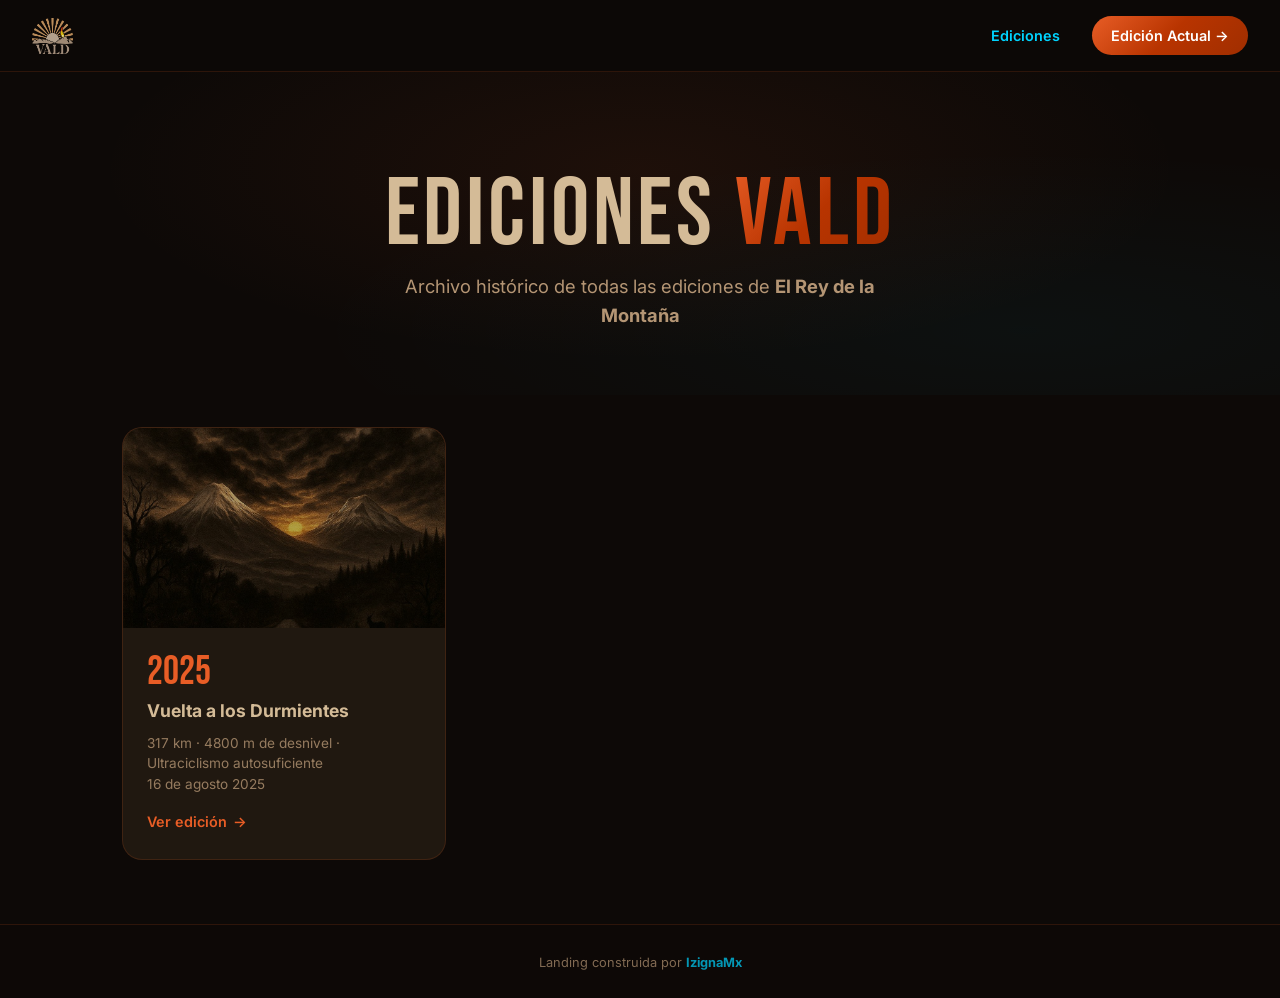
<file: ediciones/index.html>
<!DOCTYPE html>
<html lang="es-MX">
<head>
  <meta charset="utf-8">
  <meta name="viewport" content="width=device-width, initial-scale=1">
  <title>VALD — Ediciones Anteriores</title>
  <meta name="description" content="Archivo histórico de todas las ediciones de VALD — El Rey de la Montaña. Ciclismo de montaña en México.">
  <meta name="robots" content="index, follow">
  <meta name="language" content="es-MX">
  <link rel="preconnect" href="https://fonts.googleapis.com">
  <link rel="preconnect" href="https://fonts.gstatic.com" crossorigin>
  <link href="https://fonts.googleapis.com/css2?family=Bebas+Neue&family=Permanent+Marker&family=Inter:wght@400;600;700&display=swap" rel="stylesheet">
  <link rel="icon" type="image/png" href="/favicon-96x96.png" sizes="96x96" />
  <link rel="icon" type="image/svg+xml" href="/favicon.svg" />
  <link rel="shortcut icon" href="/favicon.ico" />
  <link rel="apple-touch-icon" sizes="180x180" href="/apple-touch-icon.png" />
  <link rel="canonical" href="https://vald.izignamx.com/ediciones/" />
  <meta property="og:title" content="VALD — Ediciones Anteriores">
  <meta property="og:description" content="Archivo histórico de todas las ediciones de VALD — El Rey de la Montaña.">
  <meta property="og:image" content="https://vald.izignamx.com/vald.jpg">
  <meta property="og:type" content="website">
  <meta name="theme-color" content="#120B03">
  <style>
    /* ============================================
       VALD Editions Index
       ============================================ */
    :root {
      --bg: #0D0907;
      --bg-card: rgba(42, 32, 20, 0.7);
      --parchment: #F5E6C8;
      --fire-orange: #E85D26;
      --fire-red: #C0392B;
      --terracotta: #A0522D;
      --sun-gold: #FFD700;
      --text-light: #D4BB97;
      --text-muted: #B49574;
      --accent: #00D4FF;
      --gradient: linear-gradient(135deg, #E85D26 0%, #B83400 50%, #A02E00 100%);
    }

    *, *::before, *::after { box-sizing: border-box; }
    html { scroll-behavior: smooth; }

    body {
      margin: 0;
      font-family: 'Inter', system-ui, -apple-system, sans-serif;
      background: var(--bg);
      color: var(--text-muted);
      line-height: 1.6;
      font-size: clamp(16px, 1.2vw, 18px);
      -webkit-font-smoothing: antialiased;
      min-height: 100vh;
      display: flex;
      flex-direction: column;
    }

    a { color: var(--fire-orange); text-underline-offset: 3px; transition: color 0.3s ease; }
    a:hover { color: var(--accent); }
    img { max-width: 100%; height: auto; display: block; }

    /* --- Header --- */
    .top-bar {
      display: flex;
      align-items: center;
      justify-content: space-between;
      padding: 1rem 2rem;
      background: rgba(13, 9, 7, 0.9);
      backdrop-filter: blur(12px);
      border-bottom: 1px solid rgba(232, 93, 38, 0.15);
      position: sticky;
      top: 0;
      z-index: 100;
    }
    .top-bar-logo {
      height: 36px;
      width: auto;
      filter: brightness(0.85);
      transition: filter 0.3s ease;
    }
    .top-bar-logo:hover { filter: brightness(1.1); }
    .top-bar-nav { display: flex; gap: 1rem; align-items: center; }
    .top-bar-nav a {
      text-decoration: none;
      font-weight: 600;
      font-size: 0.9rem;
      padding: 0.5rem 1rem;
      border-radius: 8px;
      transition: all 0.3s ease;
    }
    .top-bar-nav a:hover {
      background: rgba(232, 93, 38, 0.1);
    }
    .top-bar-nav .btn-current {
      background: var(--gradient);
      color: #fff;
      border-radius: 20px;
      padding: 0.5rem 1.2rem;
    }
    .top-bar-nav .btn-current:hover {
      transform: translateY(-1px);
      box-shadow: 0 4px 15px rgba(232, 93, 38, 0.3);
    }

    /* --- Hero --- */
    .hero {
      text-align: center;
      padding: 6rem 2rem 4rem;
      background:
        radial-gradient(ellipse at 50% 30%, rgba(232, 93, 38, 0.08) 0%, transparent 60%),
        radial-gradient(ellipse at 80% 80%, rgba(0, 212, 255, 0.04) 0%, transparent 50%);
    }
    .hero h1 {
      font-family: 'Bebas Neue', 'Arial Narrow', sans-serif;
      font-size: clamp(3rem, 8vw, 6rem);
      font-weight: 400;
      color: var(--text-light);
      margin: 0 0 0.5rem;
      letter-spacing: 0.04em;
      line-height: 1;
    }
    .hero h1 span {
      background: var(--gradient);
      -webkit-background-clip: text;
      -webkit-text-fill-color: transparent;
      background-clip: text;
    }
    .hero p {
      font-size: 1.15rem;
      max-width: 500px;
      margin: 0 auto;
      color: var(--text-muted);
    }

    /* --- Editions Grid --- */
    .editions-grid {
      flex: 1;
      max-width: 1100px;
      margin: 0 auto;
      padding: 2rem 2rem 4rem;
      width: 100%;
    }
    .editions-list {
      display: grid;
      grid-template-columns: repeat(auto-fill, minmax(320px, 1fr));
      gap: 2rem;
      list-style: none;
      margin: 0;
      padding: 0;
    }

    /* --- Edition Card --- */
    .edition-card {
      background: var(--bg-card);
      border: 1px solid rgba(232, 93, 38, 0.15);
      border-radius: 20px;
      overflow: hidden;
      transition: all 0.4s cubic-bezier(0.4, 0, 0.2, 1);
      position: relative;
    }
    .edition-card::before {
      content: '';
      position: absolute;
      top: 0;
      left: 0;
      right: 0;
      height: 3px;
      background: var(--gradient);
      transform: scaleX(0);
      transition: transform 0.3s ease;
    }
    .edition-card:hover {
      transform: translateY(-8px);
      border-color: rgba(232, 93, 38, 0.4);
      box-shadow: 0 20px 50px rgba(232, 93, 38, 0.15);
    }
    .edition-card:hover::before { transform: scaleX(1); }

    .edition-card a {
      text-decoration: none;
      color: inherit;
      display: block;
    }

    .edition-thumb {
      width: 100%;
      height: 200px;
      object-fit: cover;
      filter: brightness(0.7) saturate(0.9);
      transition: all 0.4s ease;
    }
    .edition-card:hover .edition-thumb {
      filter: brightness(0.85) saturate(1);
    }

    .edition-info {
      padding: 1.5rem;
    }
    .edition-year {
      font-family: 'Bebas Neue', 'Arial Narrow', sans-serif;
      font-size: 2.5rem;
      color: var(--fire-orange);
      line-height: 1;
      margin-bottom: 0.3rem;
    }
    .edition-name {
      font-weight: 700;
      color: var(--text-light);
      font-size: 1.1rem;
      margin-bottom: 0.5rem;
    }
    .edition-meta {
      font-size: 0.85rem;
      color: var(--text-muted);
      opacity: 0.8;
      line-height: 1.5;
    }
    .edition-cta {
      display: inline-flex;
      align-items: center;
      gap: 0.4rem;
      margin-top: 1rem;
      font-weight: 600;
      font-size: 0.9rem;
      color: var(--fire-orange);
      transition: all 0.3s ease;
    }
    .edition-cta:hover {
      color: var(--accent);
      transform: translateX(4px);
    }
    .edition-cta::after {
      content: '→';
      transition: transform 0.3s ease;
    }
    .edition-card:hover .edition-cta::after {
      transform: translateX(4px);
    }

    /* --- Empty State --- */
    .empty-state {
      text-align: center;
      padding: 4rem 2rem;
      color: var(--text-muted);
      opacity: 0.6;
      font-size: 1.1rem;
    }

    /* --- Footer --- */
    footer {
      border-top: 1px solid rgba(232, 93, 38, 0.15);
      background: rgba(13, 9, 7, 0.95);
      padding: 1.5rem 2rem;
      text-align: center;
    }
    .signature {
      font-size: 0.8rem;
      opacity: 0.7;
    }
    .signature a {
      color: var(--accent);
      text-decoration: none;
      font-weight: 600;
    }
    .signature a:hover { color: var(--fire-orange); }

    /* --- Responsive --- */
    @media (max-width: 480px) {
      .hero { padding: 4rem 1.5rem 3rem; }
      .editions-list { grid-template-columns: 1fr; }
      .top-bar { padding: 0.8rem 1rem; }
      .top-bar-nav { gap: 0.5rem; }
      .top-bar-nav a { font-size: 0.8rem; }
    }

    /* --- Animations --- */
    @media (prefers-reduced-motion: no-preference) {
      .edition-card {
        opacity: 0;
        transform: translateY(20px);
        animation: fadeInUp 0.6s ease-out forwards;
      }
      .edition-card:nth-child(1) { animation-delay: 0.1s; }
      .edition-card:nth-child(2) { animation-delay: 0.2s; }
      .edition-card:nth-child(3) { animation-delay: 0.3s; }
      .edition-card:nth-child(4) { animation-delay: 0.4s; }
      .edition-card:nth-child(5) { animation-delay: 0.5s; }

      @keyframes fadeInUp {
        from { opacity: 0; transform: translateY(20px); }
        to { opacity: 1; transform: translateY(0); }
      }
    }
    @media (prefers-reduced-motion: reduce) {
      *, *::before, *::after {
        animation-duration: 0.01ms !important;
        animation-iteration-count: 1 !important;
        transition-duration: 0.01ms !important;
      }
    }

    /* --- Scrollbar --- */
    ::-webkit-scrollbar { width: 8px; }
    ::-webkit-scrollbar-track { background: #1A1109; }
    ::-webkit-scrollbar-thumb { background: var(--gradient); border-radius: 4px; }
    ::-webkit-scrollbar-thumb:hover { background: var(--fire-red); }
  </style>
</head>
<body>

<div class="top-bar">
  <a href="/">
    <img src="/images/VALD.png" alt="Logo VALD" class="top-bar-logo">
  </a>
  <nav class="top-bar-nav">
    <a href="/ediciones/" aria-current="page" style="color: var(--accent);">Ediciones</a>
    <a href="/" class="btn-current">Edición Actual →</a>
  </nav>
</div>

<section class="hero">
  <h1>Ediciones <span>VALD</span></h1>
  <p>Archivo histórico de todas las ediciones de <strong>El Rey de la Montaña</strong></p>
</section>

<div class="editions-grid">
  <ul class="editions-list" id="editions-list">
    <!-- Editions are populated dynamically via JS below.
         To add a new edition, create a folder /ediciones/YYYY/ with an index.html.
         The script will detect it automatically. -->
  </ul>
  <div class="empty-state" id="empty-state" style="display:none;">
    No hay ediciones disponibles aún.
  </div>
</div>

<footer>
  <small class="signature">
    Landing construida por <a href="https://izignamx.com"><strong>IzignaMx</strong></a>
  </small>
</footer>

<script>
/**
 * VALD Editions Index — Dynamic Edition Discovery
 * 
 * Registry of editions. To add a new edition, add an entry here.
 * Each entry creates a card on the index page.
 * The script also tests each URL to confirm the page exists.
 */
const EDITIONS_REGISTRY = [
  {
    year: 2025,
    name: 'Vuelta a los Durmientes',
    description: '317 km · 4800 m de desnivel · Ultraciclismo autosuficiente',
    date: '16 de agosto 2025',
    thumb: '/images/valley.jpg',
    path: '/ediciones/2025/'
  }
  // Future editions: add entries here
  // {
  //   year: 2026,
  //   name: 'El Rey de la Montaña',
  //   description: 'Ciclismo de montaña',
  //   date: '06 de junio 2026',
  //   thumb: '/vald.jpg',
  //   path: '/ediciones/2026/'
  // }
];

function renderEditions() {
  const listEl = document.getElementById('editions-list');
  const emptyEl = document.getElementById('empty-state');

  if (EDITIONS_REGISTRY.length === 0) {
    emptyEl.style.display = 'block';
    return;
  }

  // Sort by year descending (newest first)
  const sorted = [...EDITIONS_REGISTRY].sort((a, b) => b.year - a.year);

  const fragment = document.createDocumentFragment();

  for (const edition of sorted) {
    const li = document.createElement('li');
    li.className = 'edition-card';
    li.innerHTML = `
      <a href="${edition.path}">
        <img class="edition-thumb"
             src="${edition.thumb}"
             alt="VALD ${edition.year}"
             loading="lazy"
             decoding="async"
             onerror="this.style.display='none'">
        <div class="edition-info">
          <div class="edition-year">${edition.year}</div>
          <div class="edition-name">${edition.name}</div>
          <div class="edition-meta">${edition.description}<br>${edition.date}</div>
          <span class="edition-cta">Ver edición</span>
        </div>
      </a>
    `;
    fragment.appendChild(li);
  }

  listEl.appendChild(fragment);
}

renderEditions();
</script>

</body>
</html>
</file>
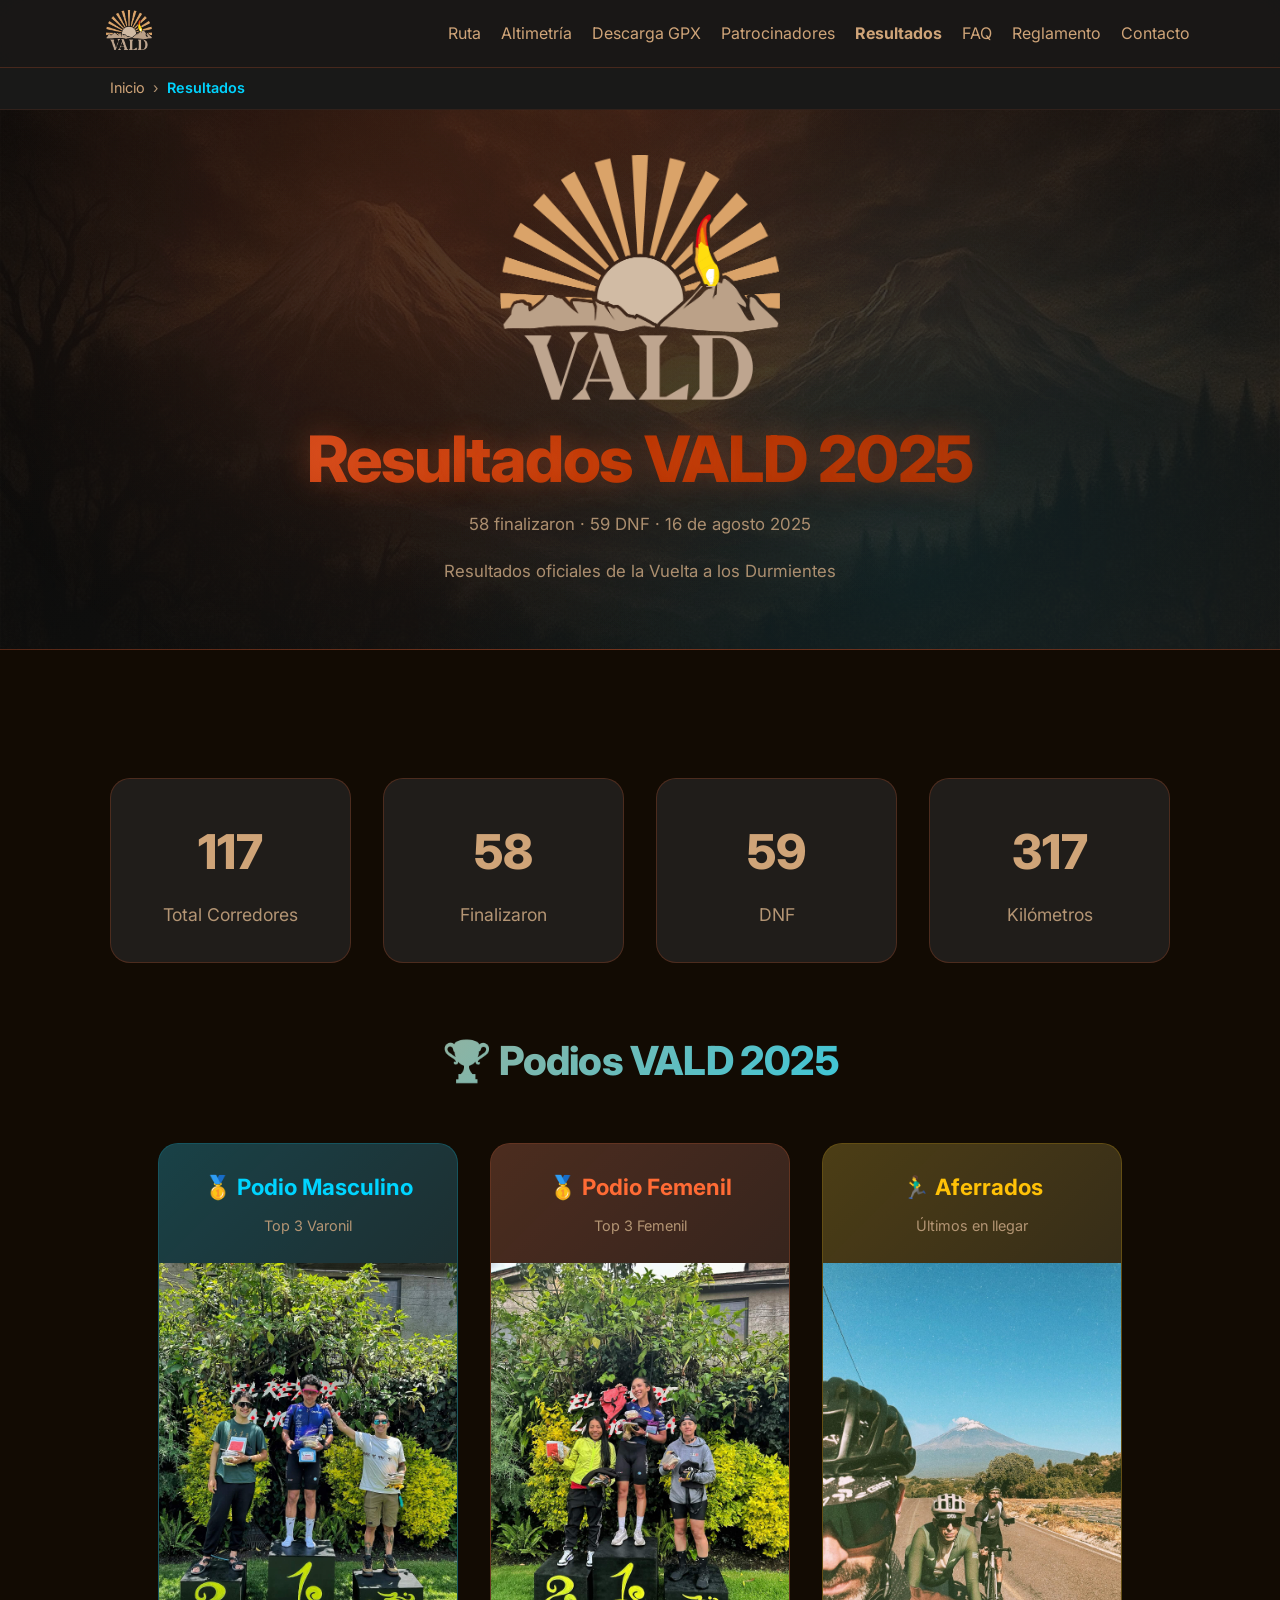
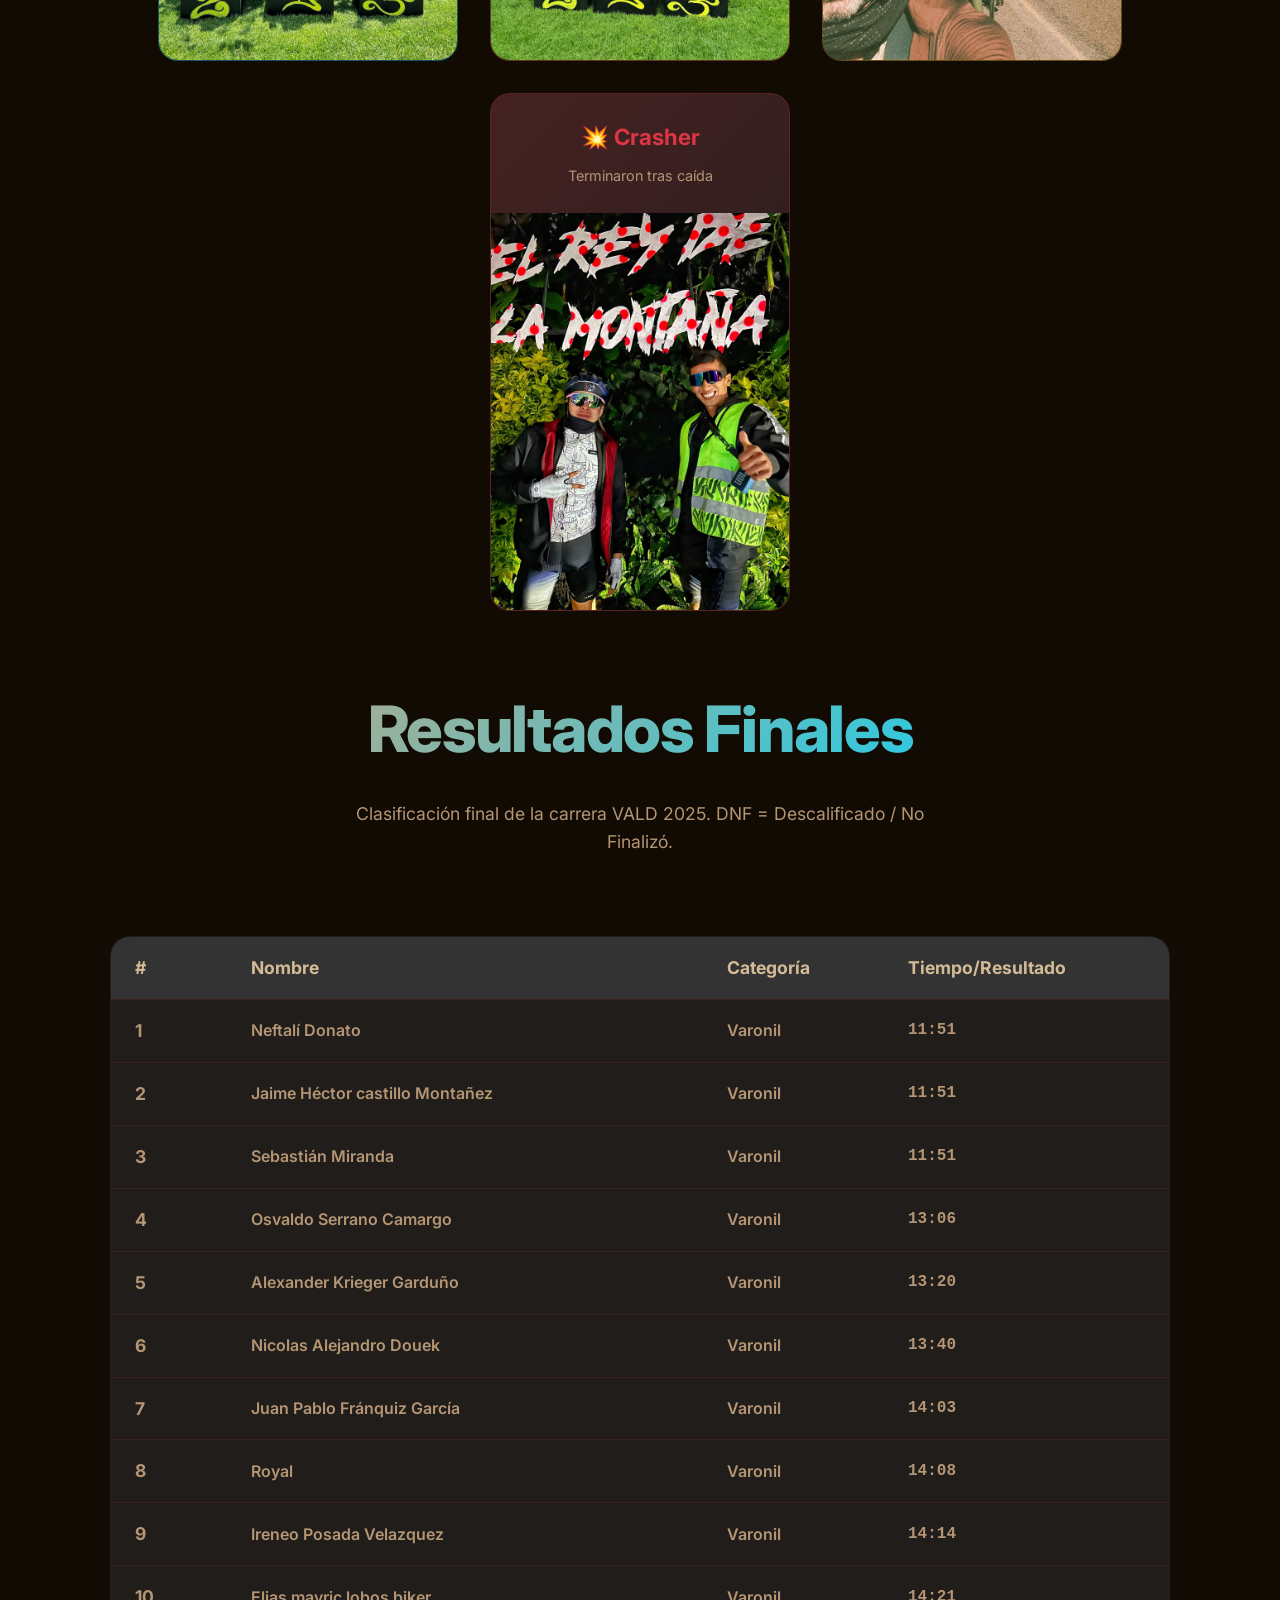
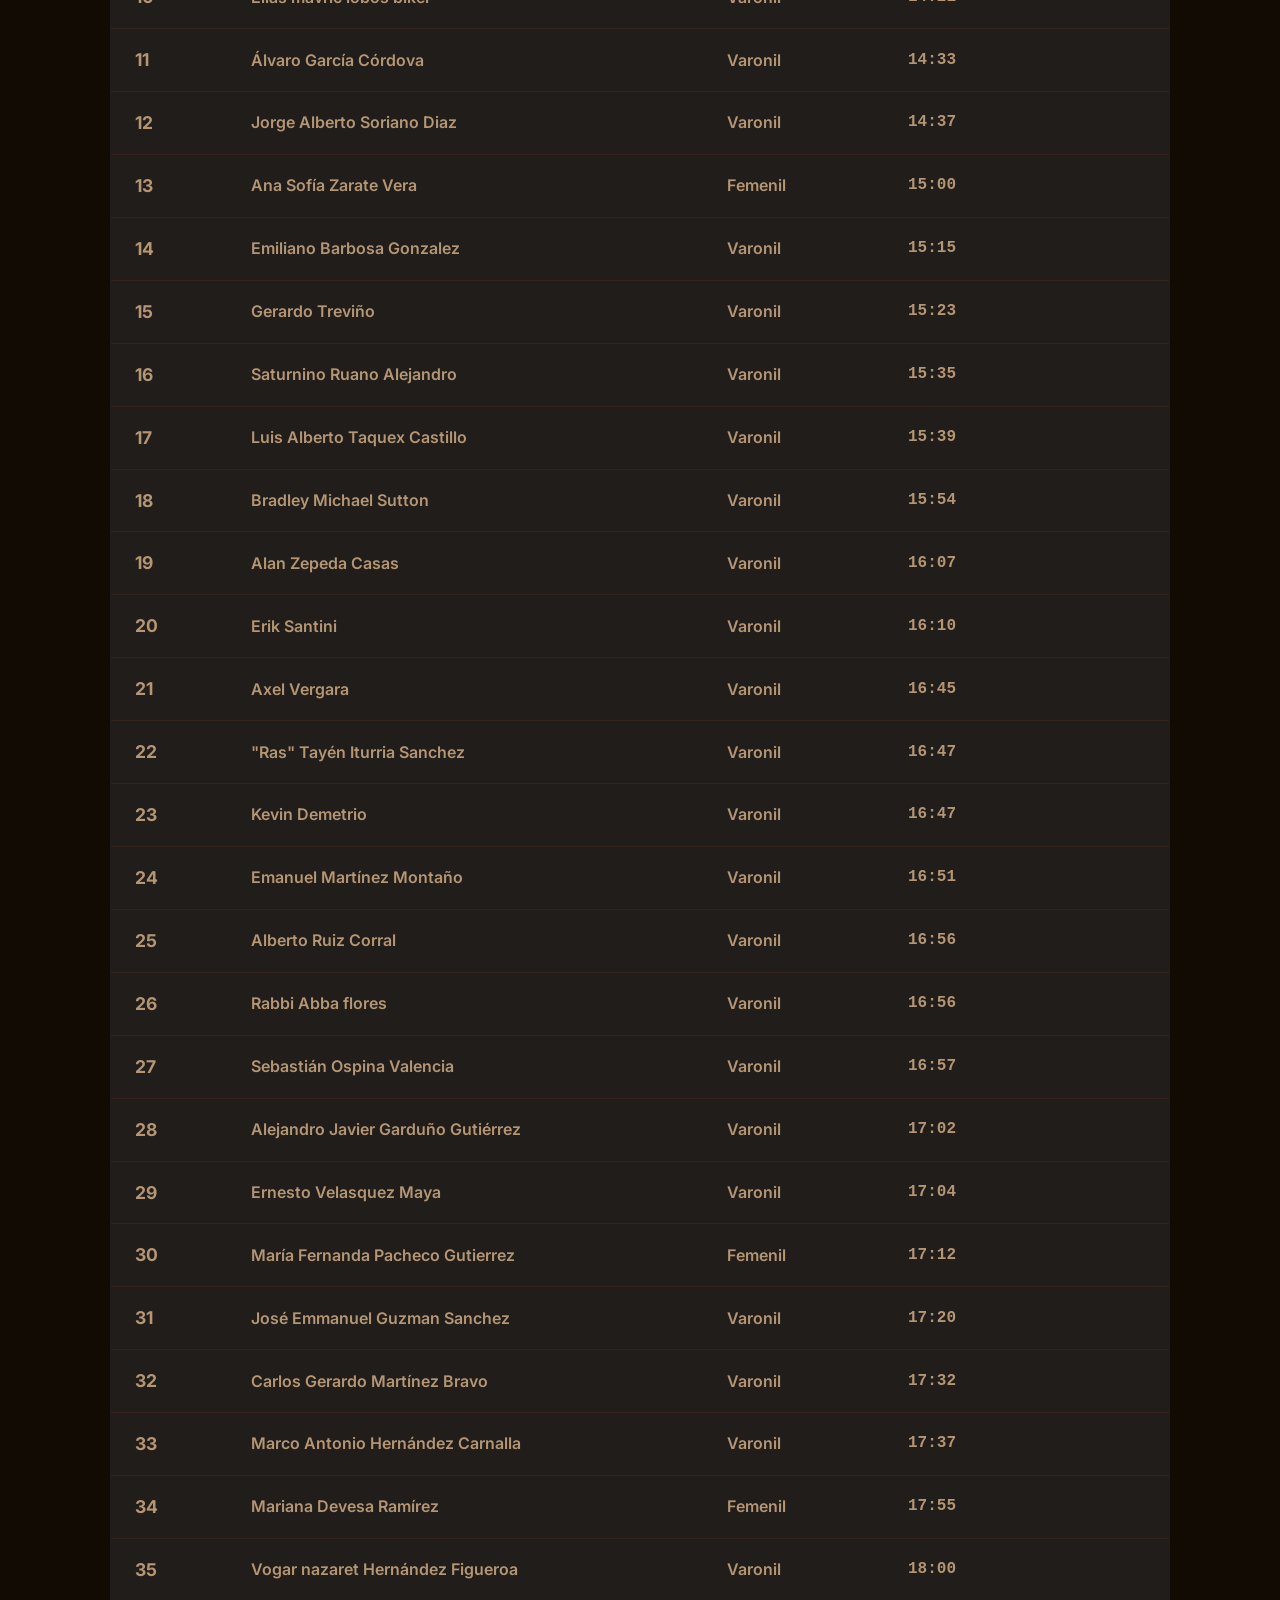
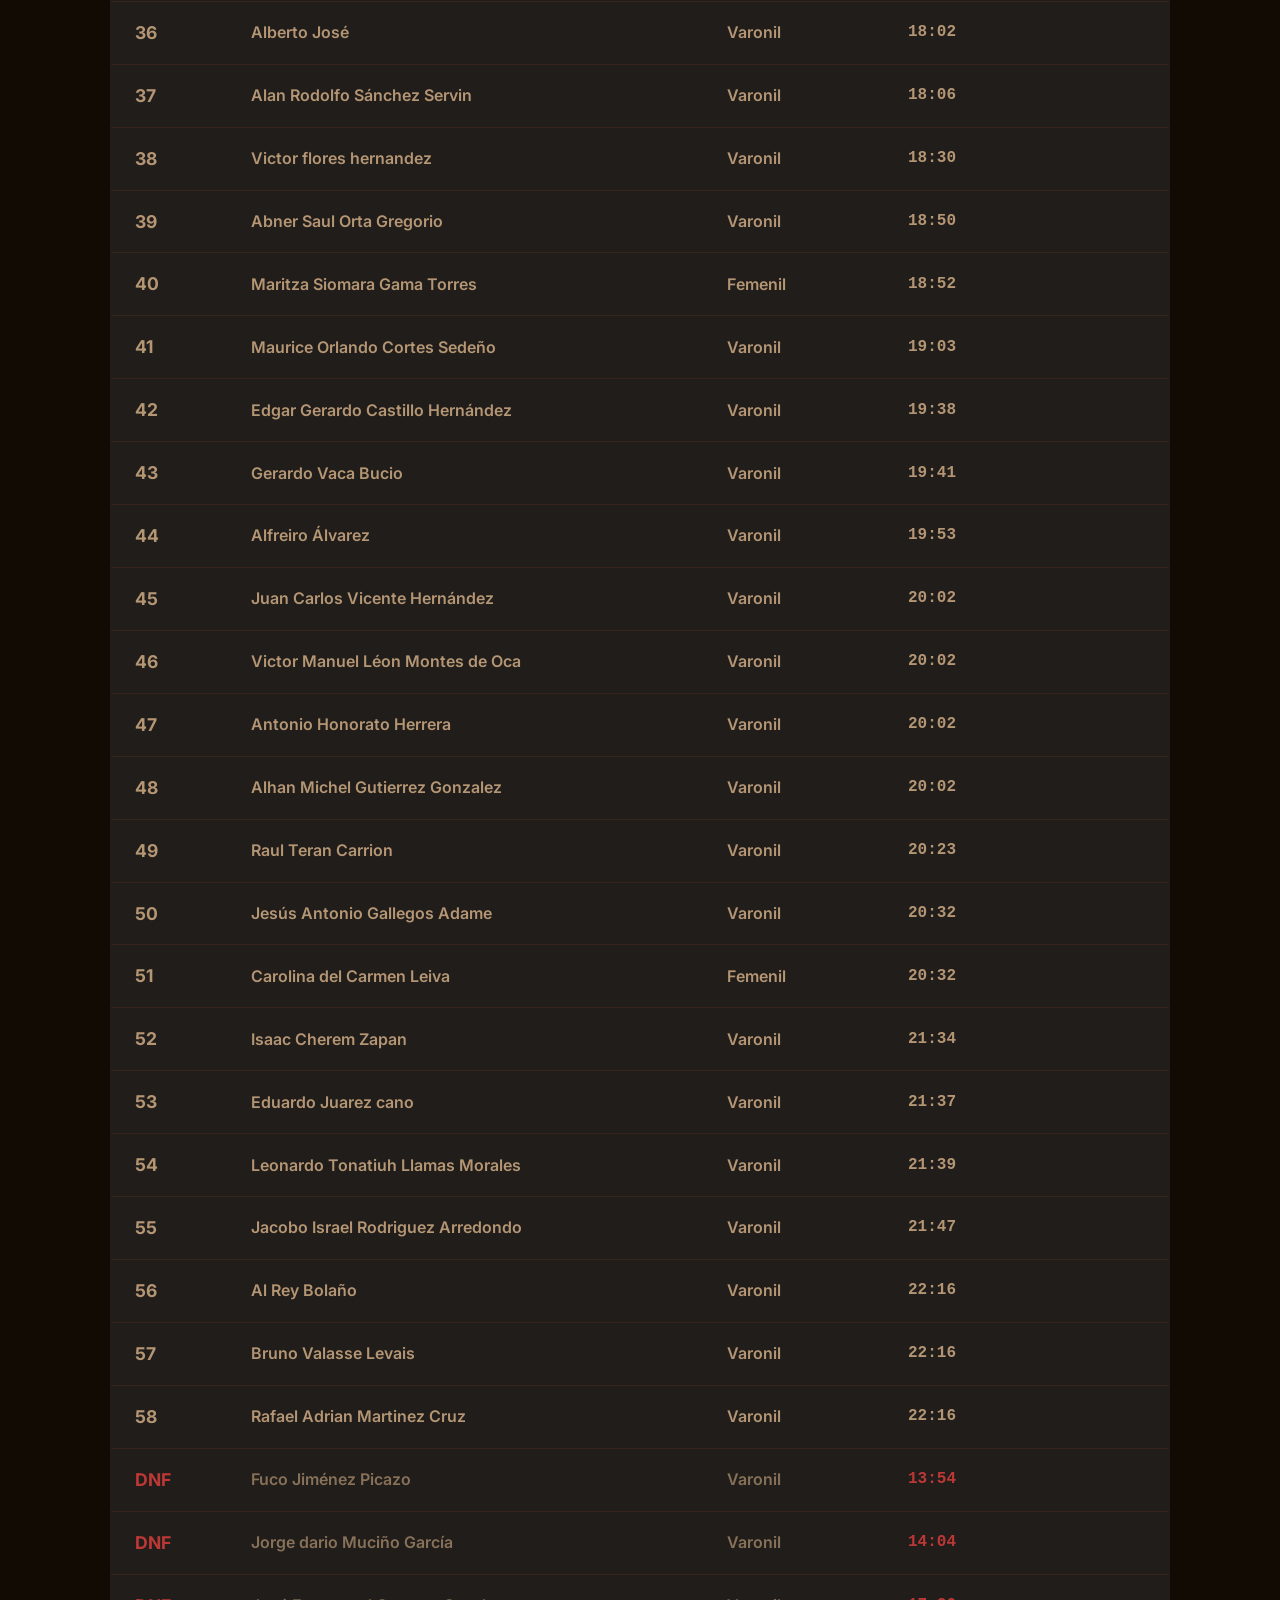
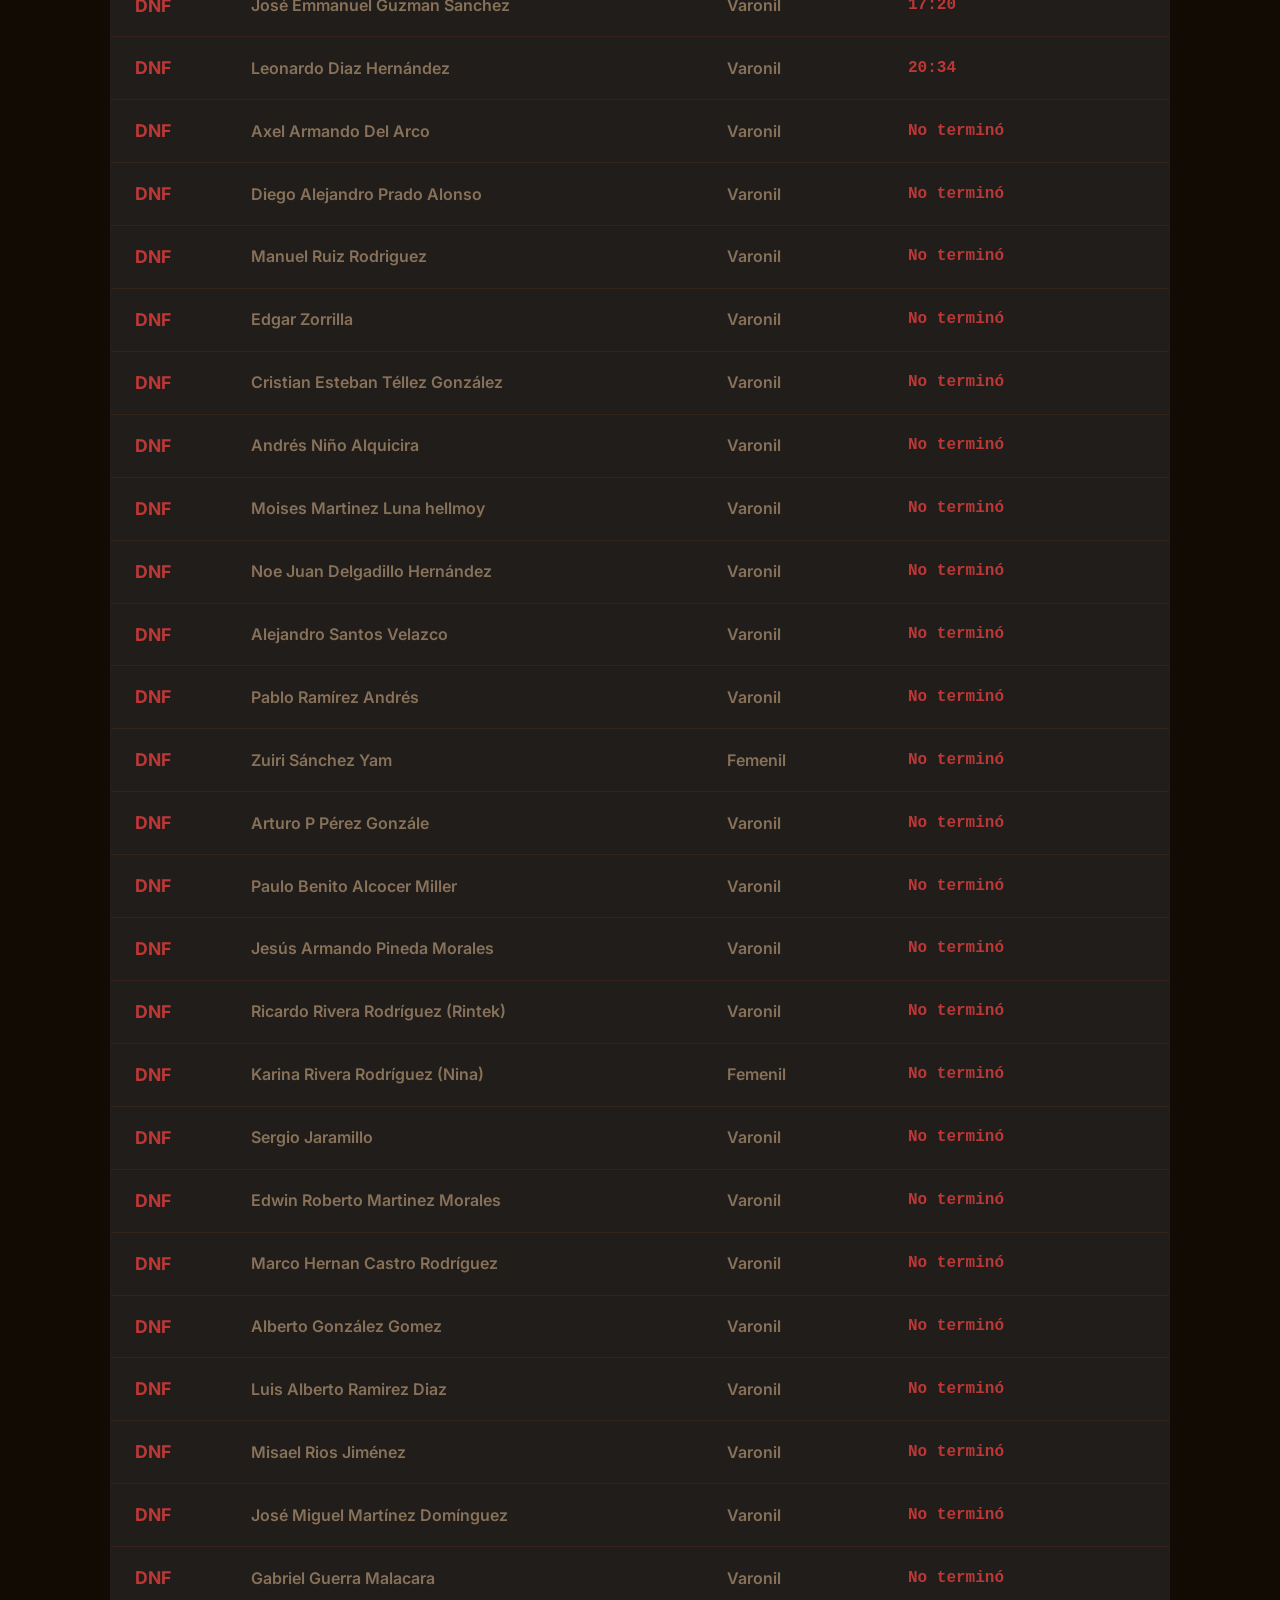
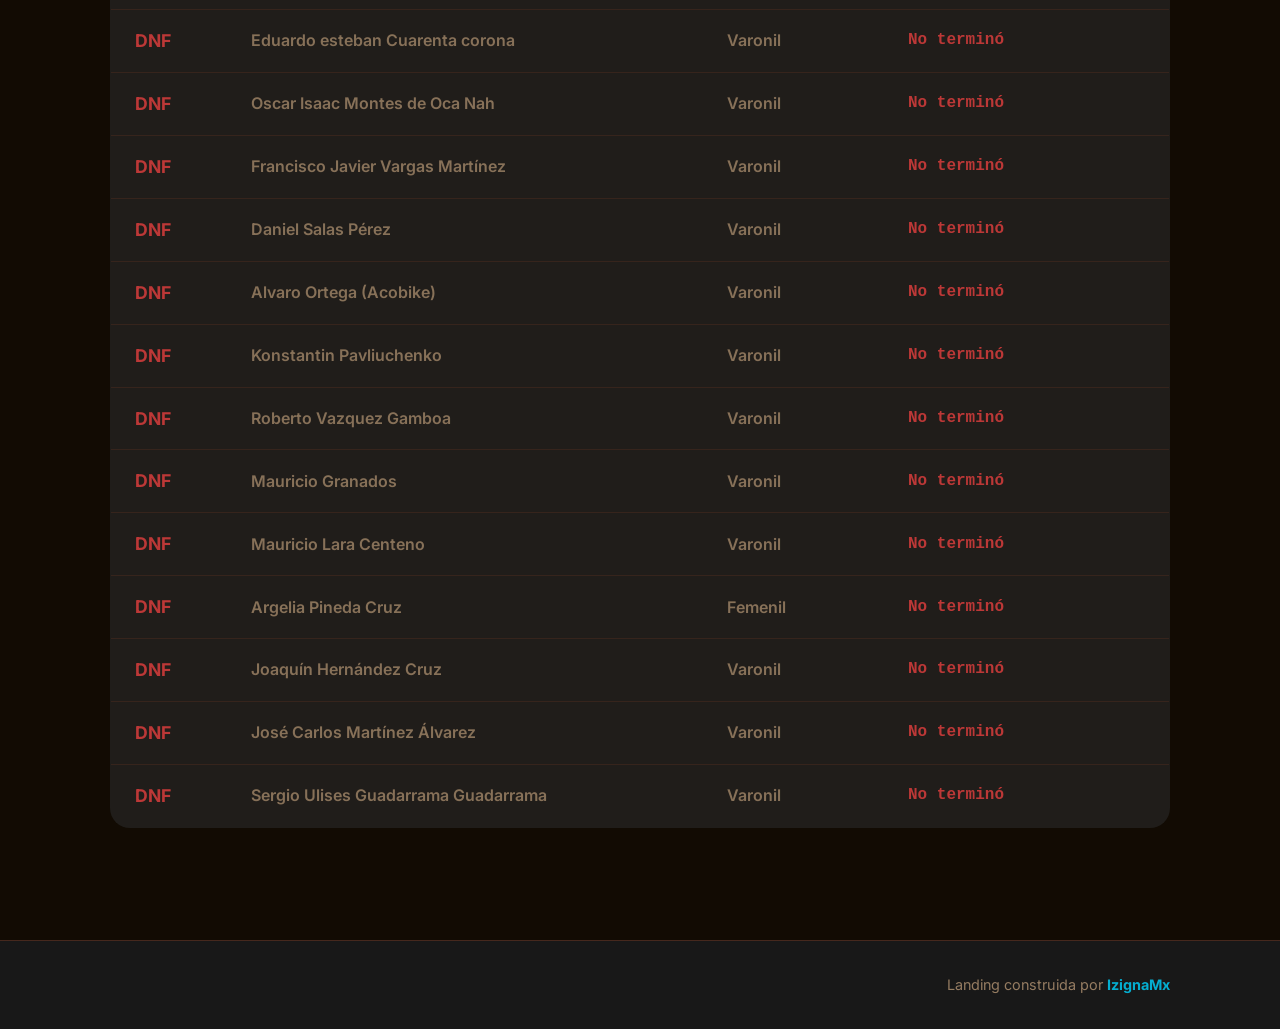
<file: corredores.html>
<!doctype html>
<html lang="es-MX">
<head>
  <meta charset="utf-8">
  <meta name="viewport" content="width=device-width, initial-scale=1">
  <meta http-equiv="Cache-Control" content="no-cache, no-store, must-revalidate">
  <meta http-equiv="Pragma" content="no-cache">
  <meta http-equiv="Expires" content="0">
  <title>Resultados VALD 2025 — Vuelta a los Durmientes</title>
  <meta name="description" content="Resultados oficiales VALD 2025. 58 corredores finalizaron la carrera de ultraciclismo más desafiante: 317 km y 4800 m de desnivel. Clasificación completa y tiempos.">
  <meta name="keywords" content="resultados VALD, clasificación ultraciclismo, tiempos oficiales, Vuelta Durmientes 2025, ganadores ciclismo México, DNF">
  <meta name="author" content="IzignaMx" />
  <meta name="robots" content="index, follow">
  <meta name="language" content="es-MX">
  <link rel="preload" as="image" href="/images/VALD.png">
  <link rel="preconnect" href="https://fonts.googleapis.com">
  <link rel="preconnect" href="https://fonts.gstatic.com" crossorigin>
  <link href="https://fonts.googleapis.com/css2?family=Inter:wght@400;600;700;800&display=swap" rel="stylesheet">
  <link rel="stylesheet" href="/styles.min.css?v=20250903-podios">
  <link rel="prefetch" href="/index.html">
  <meta property="og:title" content="Resultados VALD 2025 — Vuelta a los Durmientes">
  <meta property="og:description" content="Resultados oficiales VALD 2025. 58 finalizaron la carrera de ultraciclismo más épica de México: 317 km de puro desafío. Ver clasificación completa.">
  <meta property="og:image" content="https://vald.izignamx.com/images/promo.jpg">
  <meta property="og:image:width" content="1200">
  <meta property="og:image:height" content="675">
  <meta property="og:type" content="website">
  <meta property="og:site_name" content="VALD - Vuelta a los Durmientes">
  <meta property="og:url" content="https://vald.izignamx.com/corredores.html">
  <meta name="twitter:card" content="summary_large_image">
  <meta name="twitter:title" content="Resultados VALD 2025 — Vuelta a los Durmientes">
  <meta name="twitter:description" content="Resultados oficiales: 58 finalizaron la carrera de ultraciclismo más desafiante de México. Ver tiempos y clasificación.">
  <meta name="twitter:site" content="@el.rey.de.la.montana">
  <link rel="icon" type="image/png" href="/favicon-96x96.png" sizes="96x96" />
  <link rel="icon" type="image/svg+xml" href="/favicon.svg" />
  <link rel="shortcut icon" href="/favicon.ico" />
  <link rel="apple-touch-icon" sizes="180x180" href="/apple-touch-icon.png" />
  <meta name="apple-mobile-web-app-title" content="VALD" />
  <link rel="manifest" href="/site.webmanifest" />
  <link rel="canonical" href="https://vald.izignamx.com/corredores.html" />
  <meta name="theme-color" content="#0A0A0A" />
  <meta property="og:locale" content="es_MX" />
  <meta name="twitter:image" content="/images/promo.jpg" />
  <!-- Google tag (gtag.js) - Deferred for performance -->
  <script>
    window.dataLayer = window.dataLayer || [];
    function gtag(){dataLayer.push(arguments);}
    gtag('js', new Date());
    gtag('config', 'G-BSP53NSTVK');
    
    // Load Google Analytics after page load
    window.addEventListener('load', function() {
      const script = document.createElement('script');
      script.src = 'https://www.googletagmanager.com/gtag/js?id=G-BSP53NSTVK';
      script.async = true;
      document.head.appendChild(script);
    });
  </script>
  <script type="application/ld+json">{
    "@context": "https://schema.org",
    "@type": "WebPage",
    "name": "Resultados VALD 2025 — Vuelta a los Durmientes",
    "description": "Resultados oficiales de la carrera de ultraciclismo VALD 2025. 58 corredores finalizaron los 317 km y 4800 m de desnivel.",
    "url": "https://vald.izignamx.com/corredores.html",
    "inLanguage": "es-MX",
    "isPartOf": {
      "@type": "WebSite",
      "name": "VALD - Vuelta a los Durmientes",
      "url": "https://vald.izignamx.com"
    },
    "about": {
      "@type": "SportsEvent",
      "name": "VALD — Vuelta a los Durmientes 2025",
      "startDate": "2025-08-16T00:00:00-06:00",
      "sport": "Cycling",
      "category": "Ultraciclismo"
    },
    "mainEntity": {
      "@type": "ItemList",
      "name": "Resultados VALD 2025",
      "description": "Clasificación final de la Vuelta a los Durmientes 2025",
      "numberOfItems": 117,
      "itemListElement": [
        {
          "@type": "ListItem",
          "name": "Finalizaron",
          "description": "58 corredores completaron la carrera"
        },
        {
          "@type": "ListItem",
          "name": "DNF (Descalificado / No Finalizó)",
          "description": "59 corredores no terminaron la carrera"
        }
      ]
    },
    "breadcrumb": {
      "@type": "BreadcrumbList",
      "itemListElement": [
        {
          "@type": "ListItem",
          "position": 1,
          "name": "Inicio",
          "item": "https://vald.izignamx.com"
        },
        {
          "@type": "ListItem",
          "position": 2,
          "name": "Resultados",
          "item": "https://vald.izignamx.com/corredores.html"
        }
      ]
    }
  }</script>
  <style>
    .runners-table {
      width: 100%;
      border-collapse: collapse;
      margin: 2rem 0;
      background: rgba(42, 42, 42, 0.6);
      backdrop-filter: blur(10px);
      border: 1px solid rgba(255, 107, 53, 0.2);
      border-radius: 20px;
      overflow: hidden;
    }
    .runners-table th,
    .runners-table td {
      padding: 1rem 1.5rem;
      text-align: left;
      border-bottom: 1px solid rgba(255, 107, 53, 0.1);
    }
    .runners-table th {
      background: rgba(58, 58, 58, 0.8);
      color: var(--vald-light);
      font-weight: 700;
      font-size: 1.1rem;
      position: sticky;
      top: 0;
      z-index: 10;
    }
    .runners-table td {
      color: var(--vald-body);
      transition: all 0.3s ease;
    }
    .runners-table tr:hover td {
      background: rgba(255, 107, 53, 0.05);
      color: var(--vald-light);
    }
    .runner-number {
      font-weight: 700;
      color: var(--vald-h1);
      font-size: 1.1rem;
      min-width: 60px;
    }
    .runner-name {
      font-weight: 600;
      min-width: 250px;
    }
    .runner-category {
      font-weight: 600;
      min-width: 100px;
    }
    .category-varonil {
      color: #00D4FF;
    }
    .category-femenil {
      color: #FF6B35;
    }
    .runner-time {
      font-family: 'Courier New', monospace;
      font-weight: 600;
      color: var(--vald-sun);
      min-width: 120px;
    }
    .stats-grid {
      display: grid;
      grid-template-columns: repeat(auto-fit, minmax(200px, 1fr));
      gap: 2rem;
      margin: 3rem 0;
    }
    .stat-card {
      background: rgba(42, 42, 42, 0.6);
      backdrop-filter: blur(10px);
      border: 1px solid rgba(255, 107, 53, 0.2);
      border-radius: 20px;
      padding: 2rem;
      text-align: center;
      transition: all 0.4s cubic-bezier(0.4, 0, 0.2, 1);
    }
    .stat-card:hover {
      transform: translateY(-5px);
      border-color: rgba(255, 107, 53, 0.4);
      box-shadow: 0 15px 35px rgba(255, 107, 53, 0.15);
    }
    .stat-number {
      font-size: 3rem;
      font-weight: 800;
      color: var(--vald-h1);
      margin: 0;
    }
    .stat-label {
      color: var(--vald-body);
      font-size: 1.1rem;
      margin: 0.5rem 0 0;
    }
    .sr-only {
      position: absolute;
      width: 1px;
      height: 1px;
      padding: 0;
      margin: -1px;
      overflow: hidden;
      clip: rect(0, 0, 0, 0);
      white-space: nowrap;
      border: 0;
    }
    /* Estilos para la sección de podios */
    .podium-card:hover {
      transform: translateY(-8px);
      box-shadow: 0 20px 40px rgba(0, 0, 0, 0.3);
    }
    .podium-card:hover .podium-image img {
      transform: scale(1.05);
    }
    .podiums-grid {
      animation: fadeInUp 0.8s ease-out;
    }
    @keyframes fadeInUp {
      from {
        opacity: 0;
        transform: translateY(30px);
      }
      to {
        opacity: 1;
        transform: translateY(0);
      }
    }
    
    @media (max-width: 768px) {
      .runners-table {
        font-size: 0.9rem;
      }
      .runners-table th,
      .runners-table td {
        padding: 0.8rem 1rem;
      }
      .runner-name {
        min-width: 200px;
      }
      .podiums-grid {
         flex-direction: column;
         align-items: center;
         gap: 1.5rem;
       }
       .podium-card {
         flex: 0 0 auto !important;
         max-width: 90% !important;
         width: 100%;
       }
      .podiums-section h2 {
        font-size: 2rem !important;
        margin-bottom: 2rem !important;
      }
    }
    
    @media (max-width: 480px) {
      .podiums-section {
        margin: 2rem 0 !important;
      }
      .podiums-section h2 {
        font-size: 1.8rem !important;
      }
      .podium-header h3 {
        font-size: 1.2rem !important;
      }
      .podium-image {
        height: 200px !important;
      }
    }
  </style>
</head>
<body>
<a class="skip-link" href="#contenido">Saltar al contenido</a>
<header>
  <div class="container nav">
    <a href="/" aria-label="Ir al inicio de VALD">
      <img src="images/VALD.png" alt="Logo VALD - Vuelta a los Durmientes, evento de ultraciclismo" width="auto" height="80" style="height:40px;width:auto;max-width:fit-content">
    </a>
    <nav role="navigation" aria-label="Navegación principal">
      <a href="/#ruta">Ruta</a>
      <a href="/#altimetria">Altimetría</a>
      <a href="/#gpx">Descarga GPX</a>
      <a href="/#patrocinadores">Patrocinadores</a>
      <a href="/corredores.html" style="color: var(--vald-h1); font-weight: 700;">Resultados</a>
      <a href="/#faq">FAQ</a>
      <a href="/#reglamento">Reglamento</a>
      <a href="/#contacto">Contacto</a>
    </nav>
    <button class="hamburger" id="hamburger" aria-label="Abrir menú de navegación" aria-expanded="false">
      <span></span>
      <span></span>
      <span></span>
    </button>
  </div>
</header>

<!-- Mobile Navigation -->
<div class="nav-mobile" id="nav-mobile">
  <div class="nav-mobile-content">
    <a href="/#ruta" onclick="closeMobileMenu()">Ruta</a>
    <a href="/#altimetria" onclick="closeMobileMenu()">Altimetría</a>
    <a href="/#gpx" onclick="closeMobileMenu()">Descarga GPX</a>
    <a href="/#patrocinadores" onclick="closeMobileMenu()">Patrocinadores</a>
    <a href="/corredores.html" class="active" onclick="closeMobileMenu()">Resultados</a>
    <a href="/#faq" onclick="closeMobileMenu()">FAQ</a>
    <a href="/#reglamento" onclick="closeMobileMenu()">Reglamento</a>
    <a href="/#contacto" onclick="closeMobileMenu()">Contacto</a>
  </div>
</div>

<main id="contenido" role="main">
  <!-- Breadcrumbs -->
  <nav aria-label="Breadcrumb" class="breadcrumb-nav" style="background: rgba(26, 26, 26, 0.95); padding: 0.5rem 0; border-bottom: 1px solid rgba(255, 107, 53, 0.1);">
    <div class="container">
      <ol style="list-style: none; margin: 0; padding: 0; display: flex; align-items: center; font-size: 0.9rem;">
        <li><a href="https://vald.izignamx.com" style="color: var(--vald-h1); text-decoration: none;">Inicio</a></li>
        <li style="margin: 0 0.5rem; color: var(--vald-body);">›</li>
        <li style="color: var(--vald-accent); font-weight: 600;">Resultados</li>
      </ol>
    </div>
  </nav>
  
  <section class="hero" style="min-height: 60vh;" role="banner">
    <div class="container hero-inner">
      <img src="images/VALD.png" alt="Logo oficial VALD - Vuelta a los Durmientes 2025, carrera de ultraciclismo de 317 km" width="280" height="180" loading="eager" decoding="async">
      <h1>Resultados VALD 2025</h1>
      <p class="meta">58 finalizaron · 59 DNF · 16 de agosto 2025</p>
      <p class="meta legend">Resultados oficiales de la Vuelta a los Durmientes</p>
    </div>
  </section>

  <section class="section" role="region" aria-labelledby="estadisticas-heading">
    <div class="container">
      <h2 id="estadisticas-heading" class="sr-only">Estadísticas de Participación</h2>
      <div class="stats-grid">
        <div class="stat-card">
          <div class="stat-number">117</div>
          <div class="stat-label">Total Corredores</div>
        </div>
        <div class="stat-card">
          <div class="stat-number">58</div>
          <div class="stat-label">Finalizaron</div>
        </div>
        <div class="stat-card">
          <div class="stat-number">59</div>
          <div class="stat-label">DNF</div>
        </div>
        <div class="stat-card">
          <div class="stat-number">317</div>
          <div class="stat-label">Kilómetros</div>
        </div>
      </div>

      <!-- Sección de Podios -->
      <section class="podiums-section" style="margin: 4rem 0;">
        <h2 style="text-align: center; margin-bottom: 3rem; color: var(--vald-h1); font-size: 2.5rem;">🏆 Podios VALD 2025</h2>
        
        <div class="podiums-grid" style="display: flex; flex-wrap: wrap; justify-content: center; gap: 2rem; margin-bottom: 3rem; max-width: 1400px; margin-left: auto; margin-right: auto;">
          <!-- Podio Masculino -->
          <div class="podium-card" style="background: rgba(42, 42, 42, 0.6); backdrop-filter: blur(10px); border: 1px solid rgba(0, 212, 255, 0.3); border-radius: 20px; overflow: hidden; transition: all 0.4s cubic-bezier(0.4, 0, 0.2, 1); flex: 0 0 300px; max-width: 320px;">
            <div class="podium-header" style="background: linear-gradient(135deg, rgba(0, 212, 255, 0.2), rgba(0, 212, 255, 0.1)); padding: 1.5rem; text-align: center;">
              <h3 style="color: #00D4FF; margin: 0; font-size: 1.4rem; font-weight: 700;">🥇 Podio Masculino</h3>
              <p style="color: var(--vald-body); margin: 0.5rem 0 0; font-size: 0.9rem;">Top 3 Varonil</p>
            </div>
            <div class="podium-image" style="position: relative; overflow: hidden; display: flex; align-items: center; justify-content: center; background: #000;">
              <img src="/images/podio-masculino.jpg" alt="Podio masculino VALD 2025 - Los 3 primeros lugares de la categoría varonil" style="max-width: 100%; width: auto; height: auto; object-fit: cover; transition: transform 0.3s ease;" loading="lazy">
            </div>
          </div>

          <!-- Podio Femenil -->
          <div class="podium-card" style="background: rgba(42, 42, 42, 0.6); backdrop-filter: blur(10px); border: 1px solid rgba(255, 107, 53, 0.3); border-radius: 20px; overflow: hidden; transition: all 0.4s cubic-bezier(0.4, 0, 0.2, 1); flex: 0 0 300px; max-width: 320px;">
            <div class="podium-header" style="background: linear-gradient(135deg, rgba(255, 107, 53, 0.2), rgba(255, 107, 53, 0.1)); padding: 1.5rem; text-align: center;">
              <h3 style="color: #FF6B35; margin: 0; font-size: 1.4rem; font-weight: 700;">🥇 Podio Femenil</h3>
              <p style="color: var(--vald-body); margin: 0.5rem 0 0; font-size: 0.9rem;">Top 3 Femenil</p>
            </div>
            <div class="podium-image" style="position: relative; overflow: hidden; display: flex; align-items: center; justify-content: center; background: #000;">
              <img src="/images/podio-femenil.jpg" alt="Podio femenil VALD 2025 - Las 3 primeras lugares de la categoría femenil" style="max-width: 100%; width: auto; height: auto; object-fit: cover; transition: transform 0.3s ease;" loading="lazy">
            </div>
          </div>

          <!-- Podio Aferrados -->
          <div class="podium-card" style="background: rgba(42, 42, 42, 0.6); backdrop-filter: blur(10px); border: 1px solid rgba(255, 193, 7, 0.3); border-radius: 20px; overflow: hidden; transition: all 0.4s cubic-bezier(0.4, 0, 0.2, 1); flex: 0 0 300px; max-width: 320px;">
            <div class="podium-header" style="background: linear-gradient(135deg, rgba(255, 193, 7, 0.2), rgba(255, 193, 7, 0.1)); padding: 1.5rem; text-align: center;">
              <h3 style="color: #FFC107; margin: 0; font-size: 1.4rem; font-weight: 700;">🏃‍♂️ Aferrados</h3>
              <p style="color: var(--vald-body); margin: 0.5rem 0 0; font-size: 0.9rem;">Últimos en llegar</p>
            </div>
            <div class="podium-image" style="position: relative; overflow: hidden; display: flex; align-items: center; justify-content: center; background: #000;">
              <img src="/images/podio-aferrados.jpg" alt="Podio aferrados VALD 2025 - Los 3 últimos corredores que completaron la ruta" style="max-width: 100%; width: auto; height: auto; object-fit: cover; transition: transform 0.3s ease;" loading="lazy">
            </div>
          </div>

          <!-- Podio Crasher -->
          <div class="podium-card" style="background: rgba(42, 42, 42, 0.6); backdrop-filter: blur(10px); border: 1px solid rgba(220, 53, 69, 0.3); border-radius: 20px; overflow: hidden; transition: all 0.4s cubic-bezier(0.4, 0, 0.2, 1); flex: 0 0 300px; max-width: 320px;">
            <div class="podium-header" style="background: linear-gradient(135deg, rgba(220, 53, 69, 0.2), rgba(220, 53, 69, 0.1)); padding: 1.5rem; text-align: center;">
              <h3 style="color: #DC3545; margin: 0; font-size: 1.4rem; font-weight: 700;">💥 Crasher</h3>
              <p style="color: var(--vald-body); margin: 0.5rem 0 0; font-size: 0.9rem;">Terminaron tras caída</p>
            </div>
            <div class="podium-image" style="position: relative; overflow: hidden; display: flex; align-items: center; justify-content: center; background: #000;">
              <img src="/images/podio-crasher.jpg" alt="Podio crasher VALD 2025 - Los 2 corredores que terminaron a pesar de sufrir caídas" style="max-width: 100%; width: auto; height: auto; object-fit: cover; transition: transform 0.3s ease;" loading="lazy">
            </div>
          </div>
        </div>
      </section>

      <h2 id="lista-participantes">Resultados Finales</h2>
      <p class="legend">Clasificación final de la carrera VALD 2025. DNF = Descalificado / No Finalizó.</p>
      
      <div style="overflow-x: auto;" role="region" aria-labelledby="lista-participantes" tabindex="0">
        <table class="runners-table" role="table" aria-label="Lista completa de 117 corredores inscritos en VALD 2025">
          <caption class="sr-only">Tabla de corredores con número de dorsal, nombre, categoría y estado del resultado</caption>
          <thead>
            <tr role="row">
              <th scope="col" role="columnheader">#</th>
              <th scope="col" role="columnheader">Nombre</th>
              <th scope="col" role="columnheader">Categoría</th>
              <th scope="col" role="columnheader">Tiempo/Resultado</th>
            </tr>
          </thead>
          <tbody id="runners-list" role="rowgroup">
            <!-- Los corredores se cargarán aquí -->
          </tbody>
        </table>
      </div>
    </div>
  </section>
</main>

<footer>
  <div class="container">
    <div class="footer-logos">
      <small class="signature">Landing construida por <a href="https://izignamx.com" target="_blank"><strong>IzignaMx</strong></a></small>
    </div>
  </div>
</footer>

<script>
// Mobile Menu Functionality
const hamburger = document.getElementById('hamburger');
const navMobile = document.getElementById('nav-mobile');

function toggleMobileMenu() {
  const isActive = hamburger.classList.contains('active');
  
  if (isActive) {
    closeMobileMenu();
  } else {
    openMobileMenu();
  }
}

function openMobileMenu() {
  hamburger.classList.add('active');
  navMobile.classList.add('active');
  hamburger.setAttribute('aria-expanded', 'true');
  document.body.style.overflow = 'hidden';
}

function closeMobileMenu() {
  hamburger.classList.remove('active');
  navMobile.classList.remove('active');
  hamburger.setAttribute('aria-expanded', 'false');
  document.body.style.overflow = '';
}

// Event listeners
hamburger.addEventListener('click', toggleMobileMenu);

// Close menu when clicking outside
navMobile.addEventListener('click', (e) => {
  if (e.target === navMobile) {
    closeMobileMenu();
  }
});

// Close menu on escape key
document.addEventListener('keydown', (e) => {
  if (e.key === 'Escape' && navMobile.classList.contains('active')) {
    closeMobileMenu();
  }
});

// Cargar lista de corredores
fetch('corredores.txt?v=20250903-podios')
  .then(response => response.text())
  .then(data => {
    const lines = data.trim().split('\n');
    const tbody = document.getElementById('runners-list');
    
    lines.forEach(line => {
      const parts = line.split('\t');
      if (parts.length >= 4) {
        const position = parts[0].trim();
        const name = parts[1].trim();
        const time = parts[2].trim();
        const category = parts[3].trim();
        
        const row = document.createElement('tr');
        
        // Aplicar estilos especiales para DNF
        if (position === 'DNF') {
          row.style.opacity = '0.7';
          row.innerHTML = `
            <td class="runner-number" style="color: #ff4444; font-weight: bold;">DNF</td>
            <td class="runner-name">${name}</td>
            <td class="runner-category category-${category.toLowerCase()}">${category}</td>
            <td class="runner-time" style="color: #ff4444;">${time === '--------' ? 'No terminó' : time}</td>
          `;
        } else {
          row.innerHTML = `
            <td class="runner-number">${position}</td>
            <td class="runner-name">${name}</td>
            <td class="runner-category category-${category.toLowerCase()}">${category}</td>
            <td class="runner-time">${time}</td>
          `;
        }
        
        tbody.appendChild(row);
      }
    });
  })
  .catch(error => {
    console.error('Error cargando corredores:', error);
    document.getElementById('runners-list').innerHTML = '<tr><td colspan="4" style="text-align: center; color: var(--vald-body);">Error cargando la lista de corredores</td></tr>';
  });

// Register Service Worker for caching and offline support
if ('serviceWorker' in navigator) {
  window.addEventListener('load', () => {
    navigator.serviceWorker.register('/sw.js')
      .then(registration => {
        console.log('SW registered: ', registration);
      })
      .catch(registrationError => {
        console.log('SW registration failed: ', registrationError);
      });
  });
}
</script>
</body>
</html>
</file>
<file: styles.min.css>
:root{--vald-bg:#120B03;--vald-smoke:#281B0C;--vald-ash:#44311D;--vald-stone:#5E452D;--vald-wood:#825937;--vald-h1:#CFA478;--vald-body:#B49574;--vald-light:#D4BB97;--vald-lava:#D2491A;--vald-sun:#B8860B;--vald-accent:#00D4FF;--vald-gradient:linear-gradient(135deg,#D2491A 0%,#B83400 50%,#A02E00 100%)}*{box-sizing:border-box}html{scroll-behavior:smooth}body{margin:0;font-family:'Inter Variable',Inter,system-ui,-apple-system,'Segoe UI',Roboto,Ubuntu,'Helvetica Neue',Arial,sans-serif;background:var(--vald-bg);color:var(--vald-body);line-height:1.7;font-size:clamp(16px,1.2vw,18px);font-weight:400;-webkit-font-smoothing:antialiased;-moz-osx-font-smoothing:grayscale}img{max-width:100%;height:auto}a{color:var(--vald-h1);text-underline-offset:3px;transition:all .3s ease}a:hover{color:var(--vald-accent);transform:translateY(-1px)}a.button{display:inline-block;padding:1rem 2rem;border-radius:10px;text-decoration:none;font-weight:600;font-size:1.1rem;letter-spacing:.5px;transition:all .4s cubic-bezier(.4,0,.2,1);position:relative;overflow:hidden}a.button::before{content:'';position:absolute;top:0;left:-100%;width:100%;height:100%;background:linear-gradient(90deg,transparent,rgba(255,255,255,.2),transparent);transition:left .5s}a.button:hover::before{left:100%}a.primary{background:linear-gradient(135deg,#D2491A 0%,#B83400 50%,#A02E00 100%);color:#FFF;box-shadow:0 8px 25px rgba(210,73,26,.4);text-shadow:0 1px 2px rgba(0,0,0,.4);font-weight:700}a.primary:hover{background:linear-gradient(135deg,#C03E0F 0%,#A02E00 50%,#8B2500 100%);transform:translateY(-3px);box-shadow:0 12px 35px rgba(192,62,15,.5)}a.secondary{border:2px solid var(--vald-h1);color:var(--vald-h1);background:transparent}a.secondary:hover{border-color:var(--vald-accent);color:var(--vald-light);background:rgba(0,212,255,.1);transform:translateY(-2px)}header{position:sticky;top:0;backdrop-filter:saturate(180%) blur(20px);background:rgba(26,26,26,.85);border-bottom:1px solid rgba(255,107,53,.2);z-index:100;transition:all .3s ease}.container{max-width:1100px;margin-inline:auto;padding:0 20px}.nav{display:flex;align-items:center;justify-content:space-between;padding:.6rem 0}.nav a{margin-left:1rem;text-decoration:none}.hamburger{display:none;flex-direction:column;cursor:pointer;padding:.5rem;border-radius:8px;transition:all .3s ease;background:transparent;border:none}.hamburger:hover{background:rgba(255,107,53,.1)}.hamburger span{width:25px;height:3px;background:var(--vald-h1);margin:3px 0;transition:all .3s cubic-bezier(.4,0,.2,1);border-radius:2px}.hamburger.active span:nth-child(1){transform:rotate(45deg) translate(6px,6px)}.hamburger.active span:nth-child(2){opacity:0}.hamburger.active span:nth-child(3){transform:rotate(-45deg) translate(6px,-6px)}.nav-mobile{display:none;position:fixed;top:0;left:0;width:100%;height:100vh;background:rgba(10,10,10,.95);backdrop-filter:blur(20px);z-index:99;opacity:0;visibility:hidden;transition:all .4s cubic-bezier(.4,0,.2,1)}.nav-mobile.active{opacity:1;visibility:visible}.nav-mobile-content{display:flex;flex-direction:column;align-items:center;justify-content:flex-start;height:100%;padding:2rem;padding-top:calc(50px + 1.2rem);box-sizing:border-box}.nav-mobile a{color:var(--vald-light);text-decoration:none;font-size:1.5rem;font-weight:600;margin:1rem 0;padding:1rem 2rem;border-radius:15px;transition:all .3s ease;text-align:center;min-width:200px;border:1px solid transparent}.nav-mobile a:hover{background:rgba(255,107,53,.1);border-color:rgba(255,107,53,.3);color:var(--vald-h1);transform:translateY(-2px)}.nav-mobile a.active{background:rgba(255,107,53,.2);border-color:rgba(255,107,53,.5);color:var(--vald-h1)}@media (max-width:768px){.hamburger{display:flex}.nav nav{display:none}.nav-mobile{display:block}}.skip-link{position:absolute;left:-9999px;top:auto}.skip-link:focus{left:1rem;top:1rem;background:var(--vald-sun);color:var(--vald-bg);padding:.5rem .8rem;border-radius:.5rem}.hero{background:radial-gradient(ellipse at center top,rgba(255,107,53,.15) 0%,transparent 70%),linear-gradient(135deg,rgba(10,10,10,.9) 0%,rgba(26,26,26,.8) 100%),url("images/valley.jpg") center/cover no-repeat;border-bottom:1px solid rgba(255,107,53,.3);overflow:hidden;position:relative;min-height:100vh;display:flex;align-items:center}.hero:after{content:"";position:absolute;left:0;right:0;top:0;bottom:0;background:radial-gradient(circle at 30% 20%,rgba(255,107,53,.1) 0%,transparent 50%),radial-gradient(circle at 70% 80%,rgba(0,212,255,.08) 0%,transparent 50%);z-index:1}.hero-inner{padding:2rem 0;text-align:center;position:relative;z-index:2;animation:fadeInUp 1s ease-out}.hero h1{font-family:'Inter Variable',Inter,system-ui,sans-serif;font-weight:800;letter-spacing:-.02em;color:var(--vald-light);font-size:clamp(3rem,7vw,4rem);margin:1rem 0;background:var(--vald-gradient);-webkit-background-clip:text;-webkit-text-fill-color:transparent;background-clip:text;line-height:1.1;text-shadow:0 0 30px rgba(255,107,53,.3)}@keyframes fadeInUp{from{opacity:0;transform:translateY(30px)}to{opacity:1;transform:translateY(0)}}.hero p.meta{opacity:.95;margin:.2rem 0 1.2rem;font-size:1.05rem;max-width:100%;padding:0 0.25em}.grid{display:grid;gap:1.5rem}.grid.details{grid-template-columns:repeat(auto-fit,minmax(280px,1fr));margin:3rem 0;gap:2rem}.card{background:rgba(42,42,42,.6);backdrop-filter:blur(10px);border:1px solid rgba(255,107,53,.2);border-radius:20px;padding:2rem;transition:all .4s cubic-bezier(.4,0,.2,1);position:relative;overflow:hidden}.card::before{content:'';position:absolute;top:0;left:0;right:0;height:3px;background:var(--vald-gradient);transform:scaleX(0);transition:transform .3s ease}.card:hover::before{transform:scaleX(1)}.card:hover{transform:translateY(-8px);border-color:rgba(255,107,53,.4);box-shadow:0 20px 40px rgba(255,107,53,.15)}.card h3{margin:0 0 1rem;color:var(--vald-light);font-family:'Inter Variable',Inter,system-ui,sans-serif;font-weight:700;font-size:1.3rem}.card p{color:var(--vald-body);font-size:1.1rem;margin:0}.section{padding:5rem 0;position:relative}.section h2{font-family:'Inter Variable',Inter,system-ui,sans-serif;color:var(--vald-light);font-size:clamp(2.5rem,5vw,4rem);text-align:center;font-weight:800;letter-spacing:-.02em;margin-bottom:1rem;background:linear-gradient(135deg,var(--vald-h1) 0%,var(--vald-accent) 100%);-webkit-background-clip:text;-webkit-text-fill-color:transparent;background-clip:text}.legend{color:var(--vald-body);font-size:1.1rem;text-align:center;max-width:600px;margin:0 auto 3rem;line-height:1.6}.route-img,.altimetry-img{border-radius:20px;border:1px solid rgba(255,107,53,.3);background:var(--vald-smoke);max-width:100%;margin:0 auto;display:block;transition:all .4s cubic-bezier(.4,0,.2,1);box-shadow:0 10px 30px rgba(0,0,0,.3);cursor:pointer}.route-img:hover,.altimetry-img:hover{transform:scale(1.05) translateY(-5px);border-color:rgba(255,107,53,.6);box-shadow:0 20px 50px rgba(255,107,53,.2)}.sponsors{display:grid;grid-template-columns:repeat(auto-fit,minmax(280px,1fr));gap:2rem;align-items:center;margin-top:3rem}.sponsors a{display:flex;align-items:center;justify-content:center;background:rgba(42,42,42,.4);backdrop-filter:blur(10px);border:1px solid rgba(255,107,53,.1);border-radius:20px;padding:2rem;min-height:180px;text-decoration:none;transition:all .4s cubic-bezier(.4,0,.2,1);position:relative;overflow:hidden}.sponsors a::before{content:'';position:absolute;top:0;left:-100%;width:100%;height:100%;background:linear-gradient(90deg,transparent,rgba(255,107,53,.1),transparent);transition:left .6s}.sponsors a:hover::before{left:100%}.sponsors a:hover{background:rgba(58,58,58,.6);border-color:rgba(255,107,53,.4);transform:translateY(-8px);box-shadow:0 15px 35px rgba(255,107,53,.15)}.sponsors img{max-height:120px;max-width:100%;object-fit:contain;border-radius:10px;filter:brightness(.9);transition:filter .3s ease}.sponsors a:hover img{filter:brightness(1.1)}.sponsors a.sponsor-text{font-weight:700;color:var(--vald-light);text-align:center;font-size:1.75rem;letter-spacing:.5px}.faq details{background:rgba(42,42,42,.6);backdrop-filter:blur(10px);border:1px solid rgba(255,107,53,.2);border-radius:15px;padding:1.5rem;margin-bottom:1rem;transition:all .3s ease}.faq details:hover{border-color:rgba(255,107,53,.4);transform:translateY(-2px)}.faq details[open]{border-color:rgba(0,212,255,.4);box-shadow:0 8px 25px rgba(0,212,255,.1)}.faq summary{cursor:pointer;font-weight:700;color:var(--vald-light);font-size:1.1rem;padding:.5rem 0;transition:color .3s ease}.faq summary:hover{color:var(--vald-accent)}.faq details p{margin-top:1rem;color:var(--vald-body);line-height:1.6}footer{border-top:1px solid rgba(255,107,53,.2);background:rgba(26,26,26,.95);backdrop-filter:blur(20px);padding:2rem 0;color:var(--vald-body)}.footer-logos{display:flex;align-items:center;gap:1.5rem;flex-wrap:wrap;justify-content:flex-end}.footer-logos img{height:48px;transition:all .3s ease;filter:brightness(.8)}.footer-logos img:hover{filter:brightness(1.2);transform:translateY(-2px)}small.signature{opacity:.8;font-size:.9rem}small.signature a{color:var(--vald-accent);text-decoration:none;font-weight:600}small.signature a:hover{color:var(--vald-h1)}@media (prefers-reduced-motion:no-preference){a.button{transition:all .4s cubic-bezier(.4,0,.2,1)}.hero-inner{animation:fadeInUp 1s ease-out}}@media (prefers-reduced-motion:reduce){*,*::before,*::after{animation-duration:.01ms!important;animation-iteration-count:1!important;transition-duration:.01ms!important}}.rey{display:block;margin:2rem auto 0;text-align:center;filter:brightness(.9);transition:filter .3s ease}.rey:hover{filter:brightness(1.1)}@media (prefers-reduced-motion:no-preference){.section{opacity:0;transform:translateY(30px);animation:fadeInUp .8s ease-out forwards}.section:nth-child(2){animation-delay:.1s}.section:nth-child(3){animation-delay:.2s}.section:nth-child(4){animation-delay:.3s}.section:nth-child(5){animation-delay:.4s}}::-webkit-scrollbar{width:8px}::-webkit-scrollbar-track{background:var(--vald-smoke)}::-webkit-scrollbar-thumb{background:var(--vald-gradient);border-radius:4px}::-webkit-scrollbar-thumb:hover{background:var(--vald-h1)}#gpx a.button.primary{margin:1.5em auto 0;display:block;max-width:fit-content}#patrocinadores .legend{margin-top:2em!important}#patrocinadores img[src*="chulos"],#patrocinadores img[src*="chaak"]{filter:invert(1)}.sr-only{position:absolute;width:1px;height:1px;padding:0;margin:-1px;overflow:hidden;clip:rect(0,0,0,0);white-space:nowrap;border:0}.countdown-unit{display:flex;flex-direction:column;align-items:center;background:rgba(42,42,42,.8);backdrop-filter:blur(15px);border:2px solid rgba(255,107,53,.3);border-radius:15px;padding:1rem;min-width:80px;transition:all .3s ease}.countdown-unit:hover{border-color:rgba(255,107,53,.6);transform:translateY(-2px);box-shadow:0 10px 25px rgba(255,107,53,.2)}.countdown-number{font-size:2.5rem;font-weight:800;color:var(--vald-accent);font-family:'Inter Variable',Inter,system-ui,sans-serif;text-shadow:0 0 10px rgba(0,212,255,.5);margin-bottom:.5rem}.countdown-label{font-size:.9rem;color:var(--vald-body);font-weight:600;text-transform:uppercase;letter-spacing:1px}@keyframes pulse{0%,100%{opacity:1;transform:scale(1)}50%{opacity:.8;transform:scale(1.05)}}@keyframes fadeInScale{0%{opacity:0;transform:scale(.8)}100%{opacity:1;transform:scale(1)}}@keyframes confettiDrop{0%{transform:translateY(-100vh) rotate(0deg);opacity:1}100%{transform:translateY(100vh) rotate(360deg);opacity:0}}@keyframes firework{0%{transform:scale(0);opacity:1}50%{transform:scale(1);opacity:1}100%{transform:scale(1.5);opacity:0}}#countdown-container{animation:fadeInScale 1s ease-out}@media (max-width:768px){.countdown-unit{min-width:70px;padding:.8rem}.countdown-number{font-size:2rem}.countdown-label{font-size:.8rem}}
</file>
